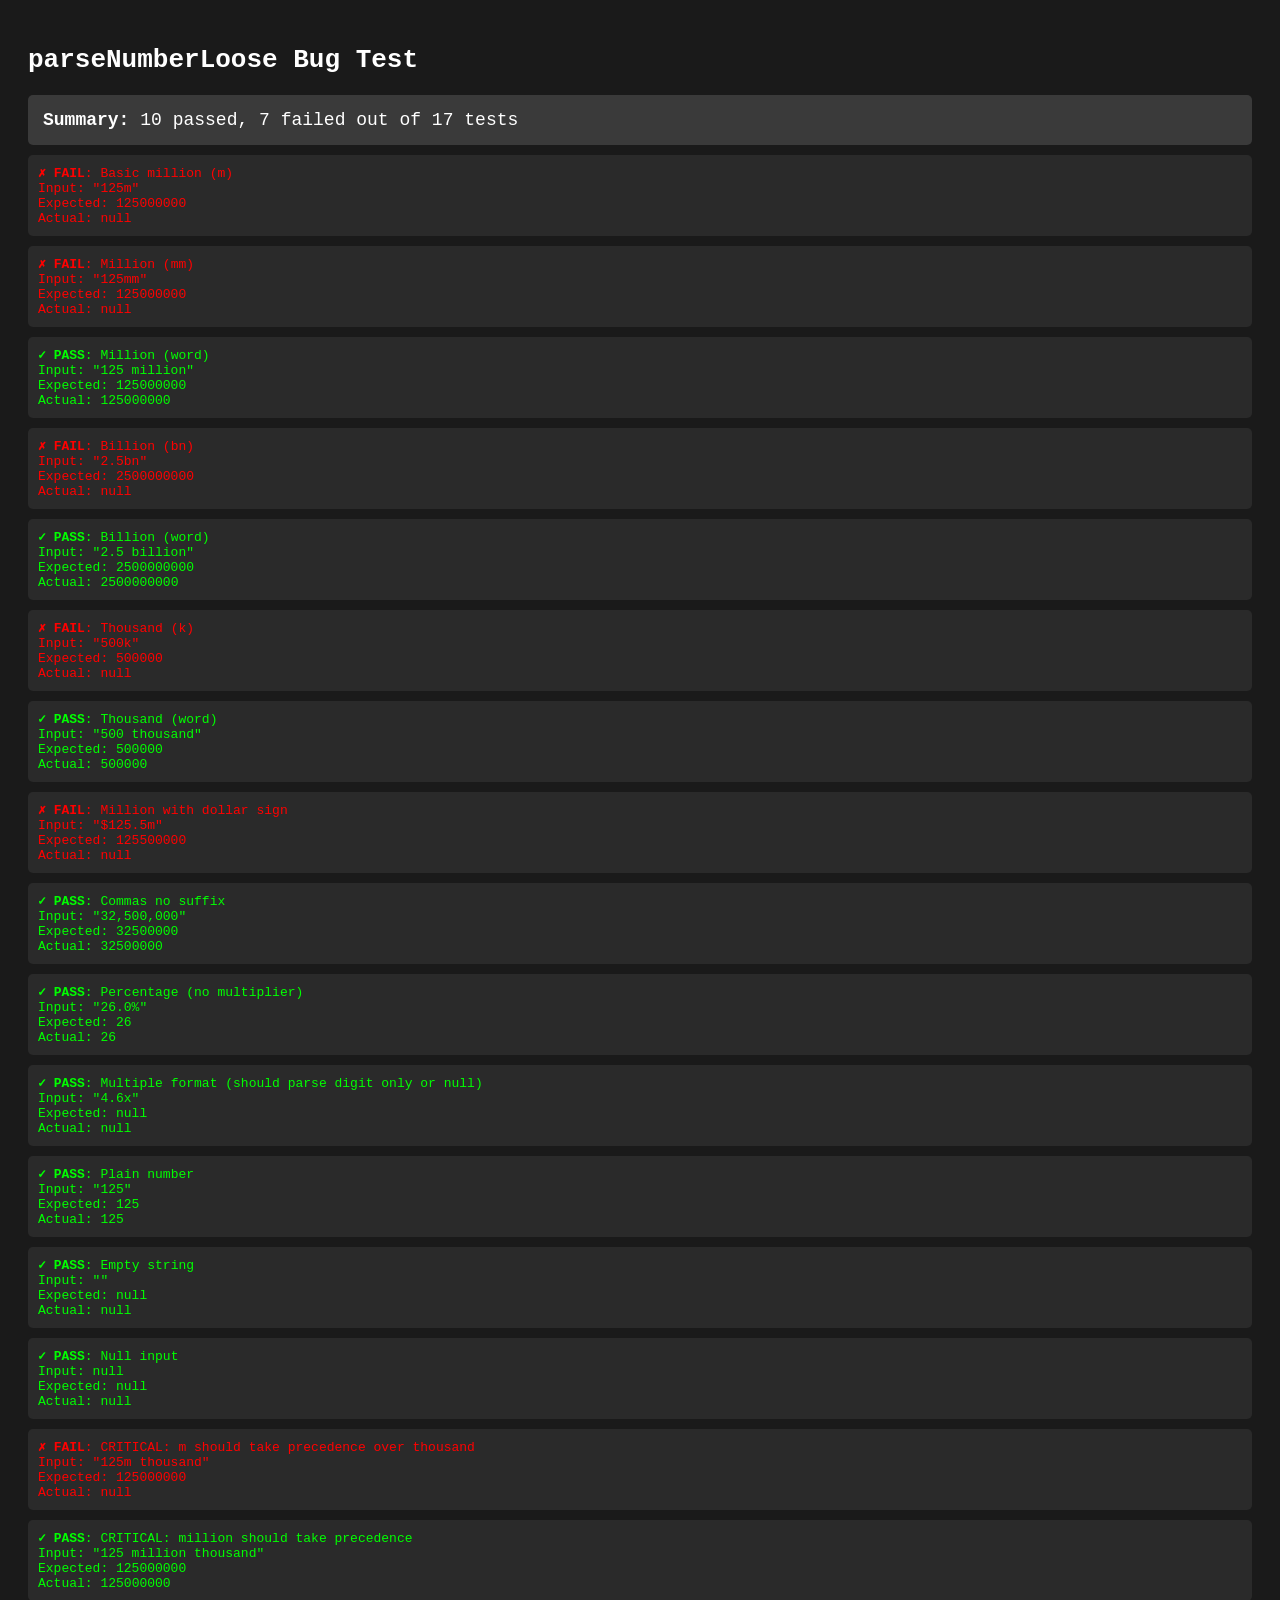
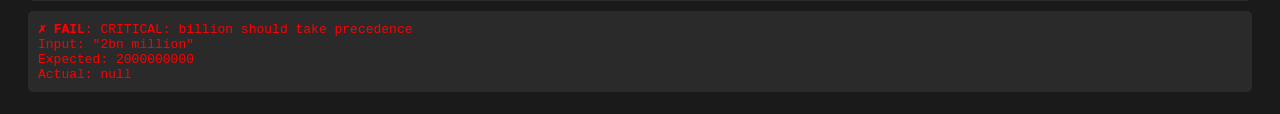
<file: test_parsenumber.html>
<!DOCTYPE html>
<html lang="en">
<head>
  <meta charset="UTF-8">
  <title>parseNumberLoose Test</title>
  <style>
    body { font-family: monospace; padding: 20px; background: #1a1a1a; color: #fff; }
    .pass { color: #0f0; }
    .fail { color: #f00; }
    .test { margin: 10px 0; padding: 10px; background: #2a2a2a; border-radius: 5px; }
  </style>
</head>
<body>
  <h1>parseNumberLoose Bug Test</h1>
  <div id="results"></div>

  <script src="app.js"></script>
  <script>
    // Extract parseNumberLoose from the app scope
    const parseNumberLoose = window.privateCreditFormData ? 
      eval(`(${document.querySelector('script[src="app.js"]').textContent.match(/function parseNumberLoose\(v\)\{[^}]+\}/)?.[0]})`) : 
      null;

    // Manual implementation for testing (copied from fixed version)
    function parseNumberLooseTest(v){
      if (v === null || v === undefined) return null;
      if (typeof v === 'number' && Number.isFinite(v)) return v;
      const s = String(v).trim();
      if (!s) return null;

      const lowered = s.toLowerCase();
      const hasPercent = lowered.includes('%');

      let mult = 1;
      if (/\b\d+(?:\.\d+)?\s*(?:bn|b)\b/.test(lowered) || /\b(billion|billions)\b/.test(lowered)) mult = 1_000_000_000;
      else if (/\b\d+(?:\.\d+)?\s*(?:mm|m)\b/.test(lowered) || /\b(million|millions)\b/.test(lowered)) mult = 1_000_000;
      else if (/\b\d+(?:\.\d+)?\s*k\b/.test(lowered) || /\b(thousand|thousands)\b/.test(lowered)) mult = 1_000;

      const cleaned = lowered
        .replace(/[$,]/g,'')
        .replace(/\bbn\b/g,'')
        .replace(/\bmm\b/g,'')
        .replace(/\bk\b/g,'')
        .replace(/\b(billion|billions|million|millions|thousand|thousands)\b/g,'')
        .replace(/%/g,'')
        .trim();

      const num = Number(cleaned);
      if (!Number.isFinite(num)) return null;
      return hasPercent ? num : (num * mult);
    }

    const tests = [
      { input: '125m', expected: 125_000_000, desc: 'Basic million (m)' },
      { input: '125mm', expected: 125_000_000, desc: 'Million (mm)' },
      { input: '125 million', expected: 125_000_000, desc: 'Million (word)' },
      { input: '2.5bn', expected: 2_500_000_000, desc: 'Billion (bn)' },
      { input: '2.5 billion', expected: 2_500_000_000, desc: 'Billion (word)' },
      { input: '500k', expected: 500_000, desc: 'Thousand (k)' },
      { input: '500 thousand', expected: 500_000, desc: 'Thousand (word)' },
      { input: '$125.5m', expected: 125_500_000, desc: 'Million with dollar sign' },
      { input: '32,500,000', expected: 32_500_000, desc: 'Commas no suffix' },
      { input: '26.0%', expected: 26.0, desc: 'Percentage (no multiplier)' },
      { input: '4.6x', expected: null, desc: 'Multiple format (should parse digit only or null)' },
      { input: '125', expected: 125, desc: 'Plain number' },
      { input: '', expected: null, desc: 'Empty string' },
      { input: null, expected: null, desc: 'Null input' },
      
      // Critical bug scenarios
      { input: '125m thousand', expected: 125_000_000, desc: 'CRITICAL: m should take precedence over thousand' },
      { input: '125 million thousand', expected: 125_000_000, desc: 'CRITICAL: million should take precedence' },
      { input: '2bn million', expected: 2_000_000_000, desc: 'CRITICAL: billion should take precedence' },
    ];

    const results = document.getElementById('results');
    let passed = 0;
    let failed = 0;

    tests.forEach(test => {
      const actual = parseNumberLooseTest(test.input);
      const pass = actual === test.expected;
      
      if (pass) passed++;
      else failed++;

      const div = document.createElement('div');
      div.className = `test ${pass ? 'pass' : 'fail'}`;
      div.innerHTML = `
        <strong>${pass ? '✓ PASS' : '✗ FAIL'}</strong>: ${test.desc}<br>
        Input: <code>${JSON.stringify(test.input)}</code><br>
        Expected: <code>${test.expected}</code><br>
        Actual: <code>${actual}</code>
      `;
      results.appendChild(div);
    });

    const summary = document.createElement('div');
    summary.style.cssText = 'margin-top: 20px; padding: 15px; background: #3a3a3a; border-radius: 5px; font-size: 18px;';
    summary.innerHTML = `
      <strong>Summary:</strong> ${passed} passed, ${failed} failed out of ${tests.length} tests
    `;
    results.insertBefore(summary, results.firstChild);
  </script>
</body>
</html>
</file>
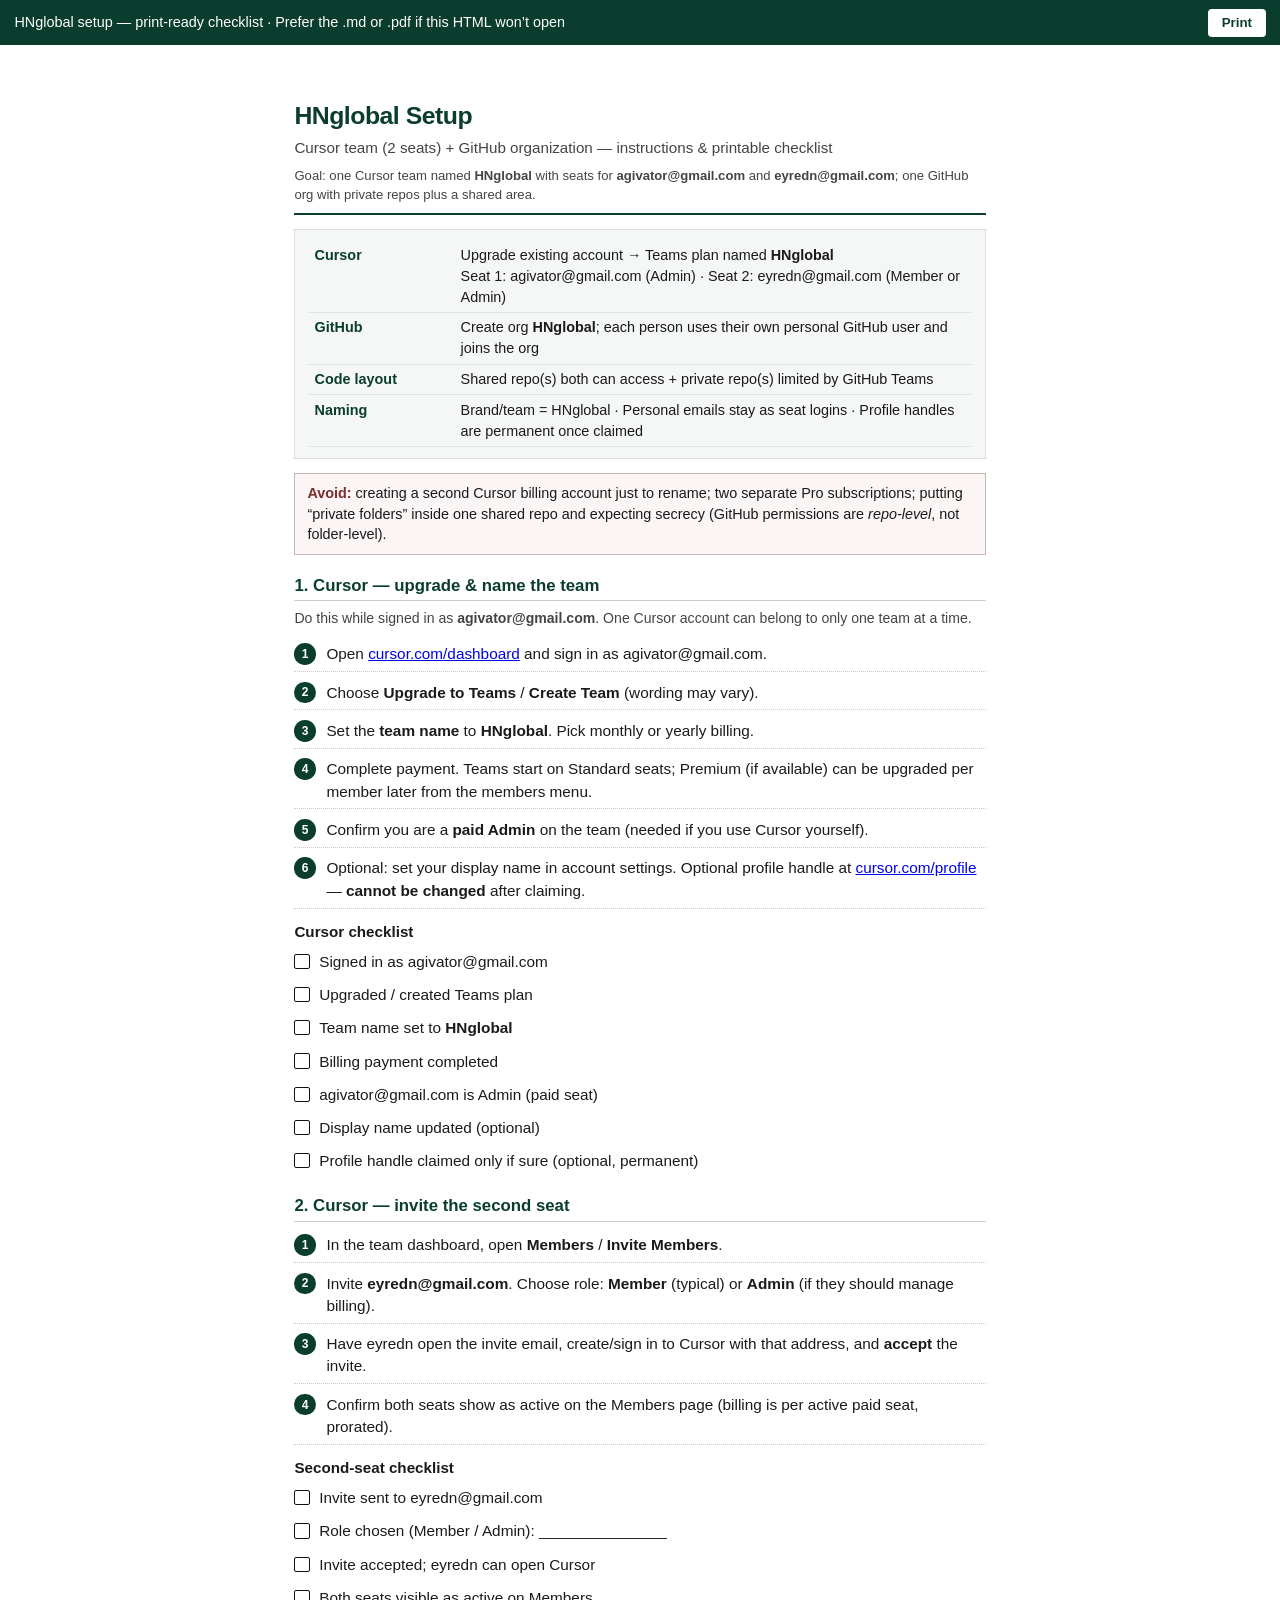
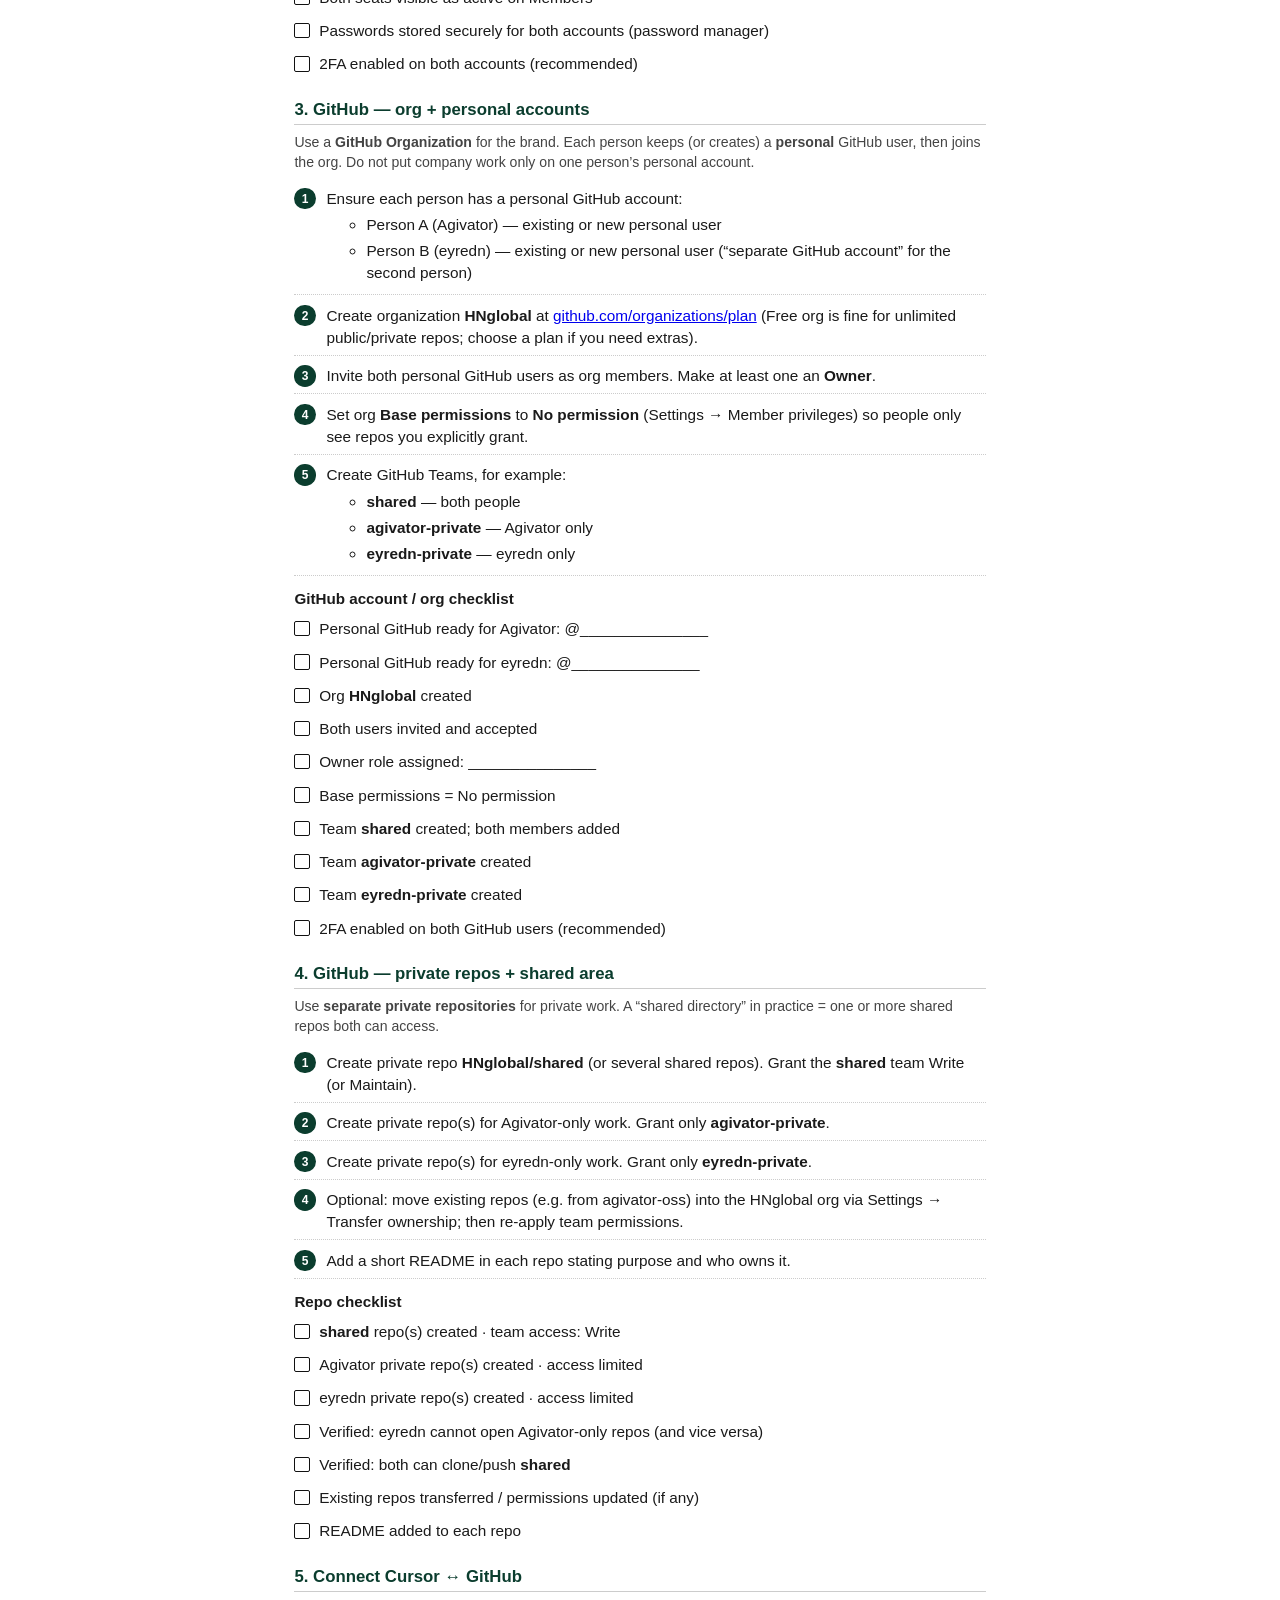
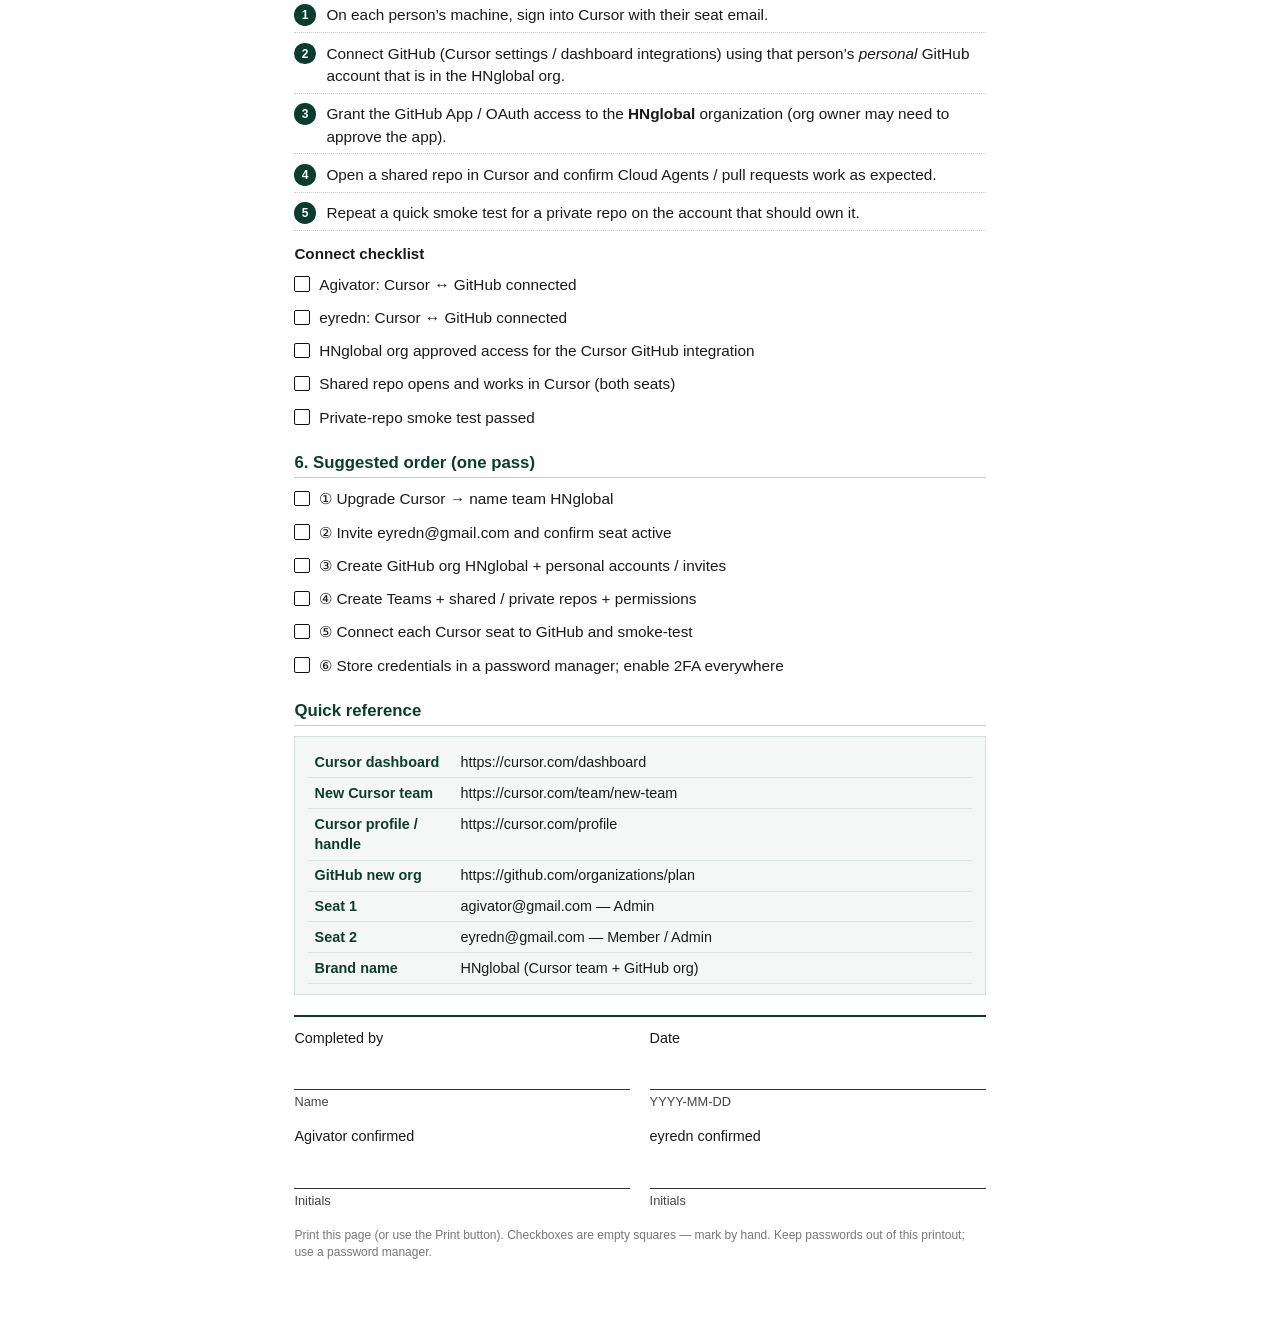
<file: docs/HNglobal-setup-checklist.html>
<!DOCTYPE html>
<html lang="en">
<head>
  <meta charset="utf-8" />
  <meta name="viewport" content="width=device-width, initial-scale=1" />
  <title>HNglobal Setup — Instructions &amp; Checklist</title>
  <style>
    :root {
      --ink: #1a1a1a;
      --muted: #444;
      --rule: #ccc;
      --accent: #0b3d2e;
      --box: #111;
    }

    * { box-sizing: border-box; }

    body {
      margin: 0;
      color: var(--ink);
      font: 11.5pt/1.45 "Segoe UI", "Helvetica Neue", Helvetica, Arial, sans-serif;
      background: #fff;
    }

    .page {
      max-width: 8.5in;
      margin: 0 auto;
      padding: 0.55in 0.65in 0.7in;
    }

    header {
      border-bottom: 2.5px solid var(--accent);
      padding-bottom: 0.35rem;
      margin-bottom: 0.85rem;
    }

    header h1 {
      margin: 0 0 0.15rem;
      font-size: 1.55rem;
      letter-spacing: -0.02em;
      color: var(--accent);
    }

    header .subtitle {
      margin: 0;
      color: var(--muted);
      font-size: 0.95rem;
    }

    header .meta {
      margin-top: 0.45rem;
      font-size: 0.82rem;
      color: var(--muted);
    }

    h2 {
      margin: 1.15rem 0 0.4rem;
      font-size: 1.05rem;
      color: var(--accent);
      border-bottom: 1px solid var(--rule);
      padding-bottom: 0.15rem;
      page-break-after: avoid;
    }

    h3 {
      margin: 0.75rem 0 0.3rem;
      font-size: 0.95rem;
      page-break-after: avoid;
    }

    p, li { margin: 0.25rem 0; }

    .overview {
      background: #f4f7f5;
      border: 1px solid #d5e0da;
      padding: 0.65rem 0.8rem;
      margin: 0.6rem 0 0.9rem;
    }

    .overview table {
      width: 100%;
      border-collapse: collapse;
      font-size: 0.9rem;
    }

    .overview th,
    .overview td {
      text-align: left;
      vertical-align: top;
      padding: 0.28rem 0.4rem;
      border-bottom: 1px solid #dce6e1;
    }

    .overview th {
      width: 22%;
      color: var(--accent);
      font-weight: 650;
    }

    .note {
      font-size: 0.88rem;
      color: var(--muted);
      margin: 0.35rem 0 0.6rem;
    }

    .checklist {
      list-style: none;
      padding: 0;
      margin: 0.25rem 0 0.6rem;
    }

    .checklist li {
      display: grid;
      grid-template-columns: 1.1rem 1fr;
      gap: 0.45rem;
      align-items: start;
      padding: 0.22rem 0;
      page-break-inside: avoid;
    }

    .checklist .box {
      width: 0.95rem;
      height: 0.95rem;
      margin-top: 0.18rem;
      border: 1.6px solid var(--box);
      border-radius: 2px;
      display: inline-block;
      flex-shrink: 0;
    }

    .checklist .item strong {
      font-weight: 650;
    }

    .checklist .hint {
      display: block;
      font-size: 0.82rem;
      color: var(--muted);
      margin-top: 0.1rem;
    }

    .steps {
      counter-reset: step;
      list-style: none;
      padding: 0;
      margin: 0.3rem 0 0.7rem;
    }

    .steps > li {
      counter-increment: step;
      position: relative;
      padding: 0.35rem 0 0.35rem 2rem;
      border-bottom: 1px dotted var(--rule);
      page-break-inside: avoid;
    }

    .steps > li::before {
      content: counter(step);
      position: absolute;
      left: 0;
      top: 0.35rem;
      width: 1.35rem;
      height: 1.35rem;
      border-radius: 50%;
      background: var(--accent);
      color: #fff;
      font-size: 0.75rem;
      font-weight: 700;
      display: flex;
      align-items: center;
      justify-content: center;
      line-height: 1;
    }

    .avoid {
      border: 1px solid #c9b4b4;
      background: #fbf5f5;
      padding: 0.55rem 0.75rem;
      margin: 0.5rem 0 0.8rem;
      font-size: 0.9rem;
    }

    .avoid strong { color: #7a2e2e; }

    .signoff {
      margin-top: 1.2rem;
      border-top: 2px solid var(--accent);
      padding-top: 0.7rem;
      display: grid;
      grid-template-columns: 1fr 1fr;
      gap: 0.9rem 1.2rem;
      font-size: 0.9rem;
    }

    .signoff .line {
      border-bottom: 1px solid #333;
      height: 1.5rem;
      margin-top: 1.1rem;
    }

    .signoff .label {
      color: var(--muted);
      font-size: 0.8rem;
      margin-top: 0.2rem;
    }

    footer {
      margin-top: 1rem;
      font-size: 0.75rem;
      color: #777;
    }

    @media print {
      body { font-size: 10.5pt; }
      .page { padding: 0.35in 0.45in; max-width: none; }
      a { color: inherit; text-decoration: none; }
      .no-print { display: none !important; }
      h2, h3, .steps > li, .checklist li { break-inside: avoid; }
    }

    .toolbar {
      position: sticky;
      top: 0;
      z-index: 5;
      background: #0b3d2e;
      color: #fff;
      padding: 0.55rem 0.9rem;
      display: flex;
      gap: 0.75rem;
      align-items: center;
      justify-content: space-between;
      font-size: 0.9rem;
    }

    .toolbar button {
      background: #fff;
      color: #0b3d2e;
      border: 0;
      border-radius: 4px;
      padding: 0.4rem 0.85rem;
      font-weight: 650;
      cursor: pointer;
    }
  </style>
</head>
<body>
  <div class="toolbar no-print">
    <span>HNglobal setup — print-ready checklist · Prefer the .md or .pdf if this HTML won’t open</span>
    <button type="button" onclick="window.print()">Print</button>
  </div>

  <div class="page">
    <header>
      <h1>HNglobal Setup</h1>
      <p class="subtitle">Cursor team (2 seats) + GitHub organization — instructions &amp; printable checklist</p>
      <p class="meta">
        Goal: one Cursor team named <strong>HNglobal</strong> with seats for
        <strong>agivator@gmail.com</strong> and <strong>eyredn@gmail.com</strong>;
        one GitHub org with private repos plus a shared area.
      </p>
    </header>

    <section class="overview">
      <table>
        <tr>
          <th>Cursor</th>
          <td>Upgrade existing account → Teams plan named <strong>HNglobal</strong><br />
            Seat 1: agivator@gmail.com (Admin) · Seat 2: eyredn@gmail.com (Member or Admin)</td>
        </tr>
        <tr>
          <th>GitHub</th>
          <td>Create org <strong>HNglobal</strong>; each person uses their own personal GitHub user and joins the org</td>
        </tr>
        <tr>
          <th>Code layout</th>
          <td>Shared repo(s) both can access + private repo(s) limited by GitHub Teams</td>
        </tr>
        <tr>
          <th>Naming</th>
          <td>Brand/team = HNglobal · Personal emails stay as seat logins · Profile handles are permanent once claimed</td>
        </tr>
      </table>
    </section>

    <div class="avoid">
      <strong>Avoid:</strong> creating a second Cursor billing account just to rename;
      two separate Pro subscriptions; putting “private folders” inside one shared repo and expecting secrecy
      (GitHub permissions are <em>repo-level</em>, not folder-level).
    </div>

    <!-- ========== CURSOR ========== -->
    <h2>1. Cursor — upgrade &amp; name the team</h2>
    <p class="note">Do this while signed in as <strong>agivator@gmail.com</strong>. One Cursor account can belong to only one team at a time.</p>

    <ol class="steps">
      <li>
        Open <a href="https://cursor.com/dashboard">cursor.com/dashboard</a> and sign in as agivator@gmail.com.
      </li>
      <li>
        Choose <strong>Upgrade to Teams</strong> / <strong>Create Team</strong> (wording may vary).
      </li>
      <li>
        Set the <strong>team name</strong> to <strong>HNglobal</strong>. Pick monthly or yearly billing.
      </li>
      <li>
        Complete payment. Teams start on Standard seats; Premium (if available) can be upgraded per member later from the members menu.
      </li>
      <li>
        Confirm you are a <strong>paid Admin</strong> on the team (needed if you use Cursor yourself).
      </li>
      <li>
        Optional: set your display name in account settings. Optional profile handle at
        <a href="https://cursor.com/profile">cursor.com/profile</a> — <strong>cannot be changed</strong> after claiming.
      </li>
    </ol>

    <h3>Cursor checklist</h3>
    <ul class="checklist">
      <li><span class="box" aria-hidden="true"></span><span class="item">Signed in as agivator@gmail.com</span></li>
      <li><span class="box" aria-hidden="true"></span><span class="item">Upgraded / created Teams plan</span></li>
      <li><span class="box" aria-hidden="true"></span><span class="item">Team name set to <strong>HNglobal</strong></span></li>
      <li><span class="box" aria-hidden="true"></span><span class="item">Billing payment completed</span></li>
      <li><span class="box" aria-hidden="true"></span><span class="item">agivator@gmail.com is Admin (paid seat)</span></li>
      <li><span class="box" aria-hidden="true"></span><span class="item">Display name updated (optional)</span></li>
      <li><span class="box" aria-hidden="true"></span><span class="item">Profile handle claimed only if sure (optional, permanent)</span></li>
    </ul>

    <!-- ========== INVITE ========== -->
    <h2>2. Cursor — invite the second seat</h2>
    <ol class="steps">
      <li>In the team dashboard, open <strong>Members</strong> / <strong>Invite Members</strong>.</li>
      <li>Invite <strong>eyredn@gmail.com</strong>. Choose role: <strong>Member</strong> (typical) or <strong>Admin</strong> (if they should manage billing).</li>
      <li>Have eyredn open the invite email, create/sign in to Cursor with that address, and <strong>accept</strong> the invite.</li>
      <li>Confirm both seats show as active on the Members page (billing is per active paid seat, prorated).</li>
    </ol>

    <h3>Second-seat checklist</h3>
    <ul class="checklist">
      <li><span class="box" aria-hidden="true"></span><span class="item">Invite sent to eyredn@gmail.com</span></li>
      <li><span class="box" aria-hidden="true"></span><span class="item">Role chosen (Member / Admin): _______________</span></li>
      <li><span class="box" aria-hidden="true"></span><span class="item">Invite accepted; eyredn can open Cursor</span></li>
      <li><span class="box" aria-hidden="true"></span><span class="item">Both seats visible as active on Members</span></li>
      <li><span class="box" aria-hidden="true"></span><span class="item">Passwords stored securely for both accounts (password manager)</span></li>
      <li><span class="box" aria-hidden="true"></span><span class="item">2FA enabled on both accounts (recommended)</span></li>
    </ul>

    <!-- ========== GITHUB ========== -->
    <h2>3. GitHub — org + personal accounts</h2>
    <p class="note">Use a <strong>GitHub Organization</strong> for the brand. Each person keeps (or creates) a <strong>personal</strong> GitHub user, then joins the org. Do not put company work only on one person’s personal account.</p>

    <ol class="steps">
      <li>
        Ensure each person has a personal GitHub account:
        <ul>
          <li>Person A (Agivator) — existing or new personal user</li>
          <li>Person B (eyredn) — existing or new personal user (“separate GitHub account” for the second person)</li>
        </ul>
      </li>
      <li>
        Create organization <strong>HNglobal</strong> at
        <a href="https://github.com/organizations/plan">github.com/organizations/plan</a>
        (Free org is fine for unlimited public/private repos; choose a plan if you need extras).
      </li>
      <li>Invite both personal GitHub users as org members. Make at least one an <strong>Owner</strong>.</li>
      <li>
        Set org <strong>Base permissions</strong> to <strong>No permission</strong> (Settings → Member privileges)
        so people only see repos you explicitly grant.
      </li>
      <li>
        Create GitHub Teams, for example:
        <ul>
          <li><strong>shared</strong> — both people</li>
          <li><strong>agivator-private</strong> — Agivator only</li>
          <li><strong>eyredn-private</strong> — eyredn only</li>
        </ul>
      </li>
    </ol>

    <h3>GitHub account / org checklist</h3>
    <ul class="checklist">
      <li><span class="box" aria-hidden="true"></span><span class="item">Personal GitHub ready for Agivator: @_______________</span></li>
      <li><span class="box" aria-hidden="true"></span><span class="item">Personal GitHub ready for eyredn: @_______________</span></li>
      <li><span class="box" aria-hidden="true"></span><span class="item">Org <strong>HNglobal</strong> created</span></li>
      <li><span class="box" aria-hidden="true"></span><span class="item">Both users invited and accepted</span></li>
      <li><span class="box" aria-hidden="true"></span><span class="item">Owner role assigned: _______________</span></li>
      <li><span class="box" aria-hidden="true"></span><span class="item">Base permissions = No permission</span></li>
      <li><span class="box" aria-hidden="true"></span><span class="item">Team <strong>shared</strong> created; both members added</span></li>
      <li><span class="box" aria-hidden="true"></span><span class="item">Team <strong>agivator-private</strong> created</span></li>
      <li><span class="box" aria-hidden="true"></span><span class="item">Team <strong>eyredn-private</strong> created</span></li>
      <li><span class="box" aria-hidden="true"></span><span class="item">2FA enabled on both GitHub users (recommended)</span></li>
    </ul>

    <!-- ========== REPOS ========== -->
    <h2>4. GitHub — private repos + shared area</h2>
    <p class="note">Use <strong>separate private repositories</strong> for private work. A “shared directory” in practice = one or more shared repos both can access.</p>

    <ol class="steps">
      <li>Create private repo <strong>HNglobal/shared</strong> (or several shared repos). Grant the <strong>shared</strong> team Write (or Maintain).</li>
      <li>Create private repo(s) for Agivator-only work. Grant only <strong>agivator-private</strong>.</li>
      <li>Create private repo(s) for eyredn-only work. Grant only <strong>eyredn-private</strong>.</li>
      <li>Optional: move existing repos (e.g. from agivator-oss) into the HNglobal org via Settings → Transfer ownership; then re-apply team permissions.</li>
      <li>Add a short README in each repo stating purpose and who owns it.</li>
    </ol>

    <h3>Repo checklist</h3>
    <ul class="checklist">
      <li><span class="box" aria-hidden="true"></span><span class="item"><strong>shared</strong> repo(s) created · team access: Write</span></li>
      <li><span class="box" aria-hidden="true"></span><span class="item">Agivator private repo(s) created · access limited</span></li>
      <li><span class="box" aria-hidden="true"></span><span class="item">eyredn private repo(s) created · access limited</span></li>
      <li><span class="box" aria-hidden="true"></span><span class="item">Verified: eyredn cannot open Agivator-only repos (and vice versa)</span></li>
      <li><span class="box" aria-hidden="true"></span><span class="item">Verified: both can clone/push <strong>shared</strong></span></li>
      <li><span class="box" aria-hidden="true"></span><span class="item">Existing repos transferred / permissions updated (if any)</span></li>
      <li><span class="box" aria-hidden="true"></span><span class="item">README added to each repo</span></li>
    </ul>

    <!-- ========== CONNECT ========== -->
    <h2>5. Connect Cursor ↔ GitHub</h2>
    <ol class="steps">
      <li>On each person’s machine, sign into Cursor with their seat email.</li>
      <li>Connect GitHub (Cursor settings / dashboard integrations) using that person’s <em>personal</em> GitHub account that is in the HNglobal org.</li>
      <li>Grant the GitHub App / OAuth access to the <strong>HNglobal</strong> organization (org owner may need to approve the app).</li>
      <li>Open a shared repo in Cursor and confirm Cloud Agents / pull requests work as expected.</li>
      <li>Repeat a quick smoke test for a private repo on the account that should own it.</li>
    </ol>

    <h3>Connect checklist</h3>
    <ul class="checklist">
      <li><span class="box" aria-hidden="true"></span><span class="item">Agivator: Cursor ↔ GitHub connected</span></li>
      <li><span class="box" aria-hidden="true"></span><span class="item">eyredn: Cursor ↔ GitHub connected</span></li>
      <li><span class="box" aria-hidden="true"></span><span class="item">HNglobal org approved access for the Cursor GitHub integration</span></li>
      <li><span class="box" aria-hidden="true"></span><span class="item">Shared repo opens and works in Cursor (both seats)</span></li>
      <li><span class="box" aria-hidden="true"></span><span class="item">Private-repo smoke test passed</span></li>
    </ul>

    <!-- ========== ORDER ========== -->
    <h2>6. Suggested order (one pass)</h2>
    <ul class="checklist">
      <li><span class="box" aria-hidden="true"></span><span class="item">① Upgrade Cursor → name team HNglobal</span></li>
      <li><span class="box" aria-hidden="true"></span><span class="item">② Invite eyredn@gmail.com and confirm seat active</span></li>
      <li><span class="box" aria-hidden="true"></span><span class="item">③ Create GitHub org HNglobal + personal accounts / invites</span></li>
      <li><span class="box" aria-hidden="true"></span><span class="item">④ Create Teams + shared / private repos + permissions</span></li>
      <li><span class="box" aria-hidden="true"></span><span class="item">⑤ Connect each Cursor seat to GitHub and smoke-test</span></li>
      <li><span class="box" aria-hidden="true"></span><span class="item">⑥ Store credentials in a password manager; enable 2FA everywhere</span></li>
    </ul>

    <h2>Quick reference</h2>
    <div class="overview">
      <table>
        <tr><th>Cursor dashboard</th><td>https://cursor.com/dashboard</td></tr>
        <tr><th>New Cursor team</th><td>https://cursor.com/team/new-team</td></tr>
        <tr><th>Cursor profile / handle</th><td>https://cursor.com/profile</td></tr>
        <tr><th>GitHub new org</th><td>https://github.com/organizations/plan</td></tr>
        <tr><th>Seat 1</th><td>agivator@gmail.com — Admin</td></tr>
        <tr><th>Seat 2</th><td>eyredn@gmail.com — Member / Admin</td></tr>
        <tr><th>Brand name</th><td>HNglobal (Cursor team + GitHub org)</td></tr>
      </table>
    </div>

    <div class="signoff">
      <div>
        <div>Completed by</div>
        <div class="line"></div>
        <div class="label">Name</div>
      </div>
      <div>
        <div>Date</div>
        <div class="line"></div>
        <div class="label">YYYY-MM-DD</div>
      </div>
      <div>
        <div>Agivator confirmed</div>
        <div class="line"></div>
        <div class="label">Initials</div>
      </div>
      <div>
        <div>eyredn confirmed</div>
        <div class="line"></div>
        <div class="label">Initials</div>
      </div>
    </div>

    <footer>
      Print this page (or use the Print button). Checkboxes are empty squares — mark by hand.
      Keep passwords out of this printout; use a password manager.
    </footer>
  </div>
</body>
</html>
</file>
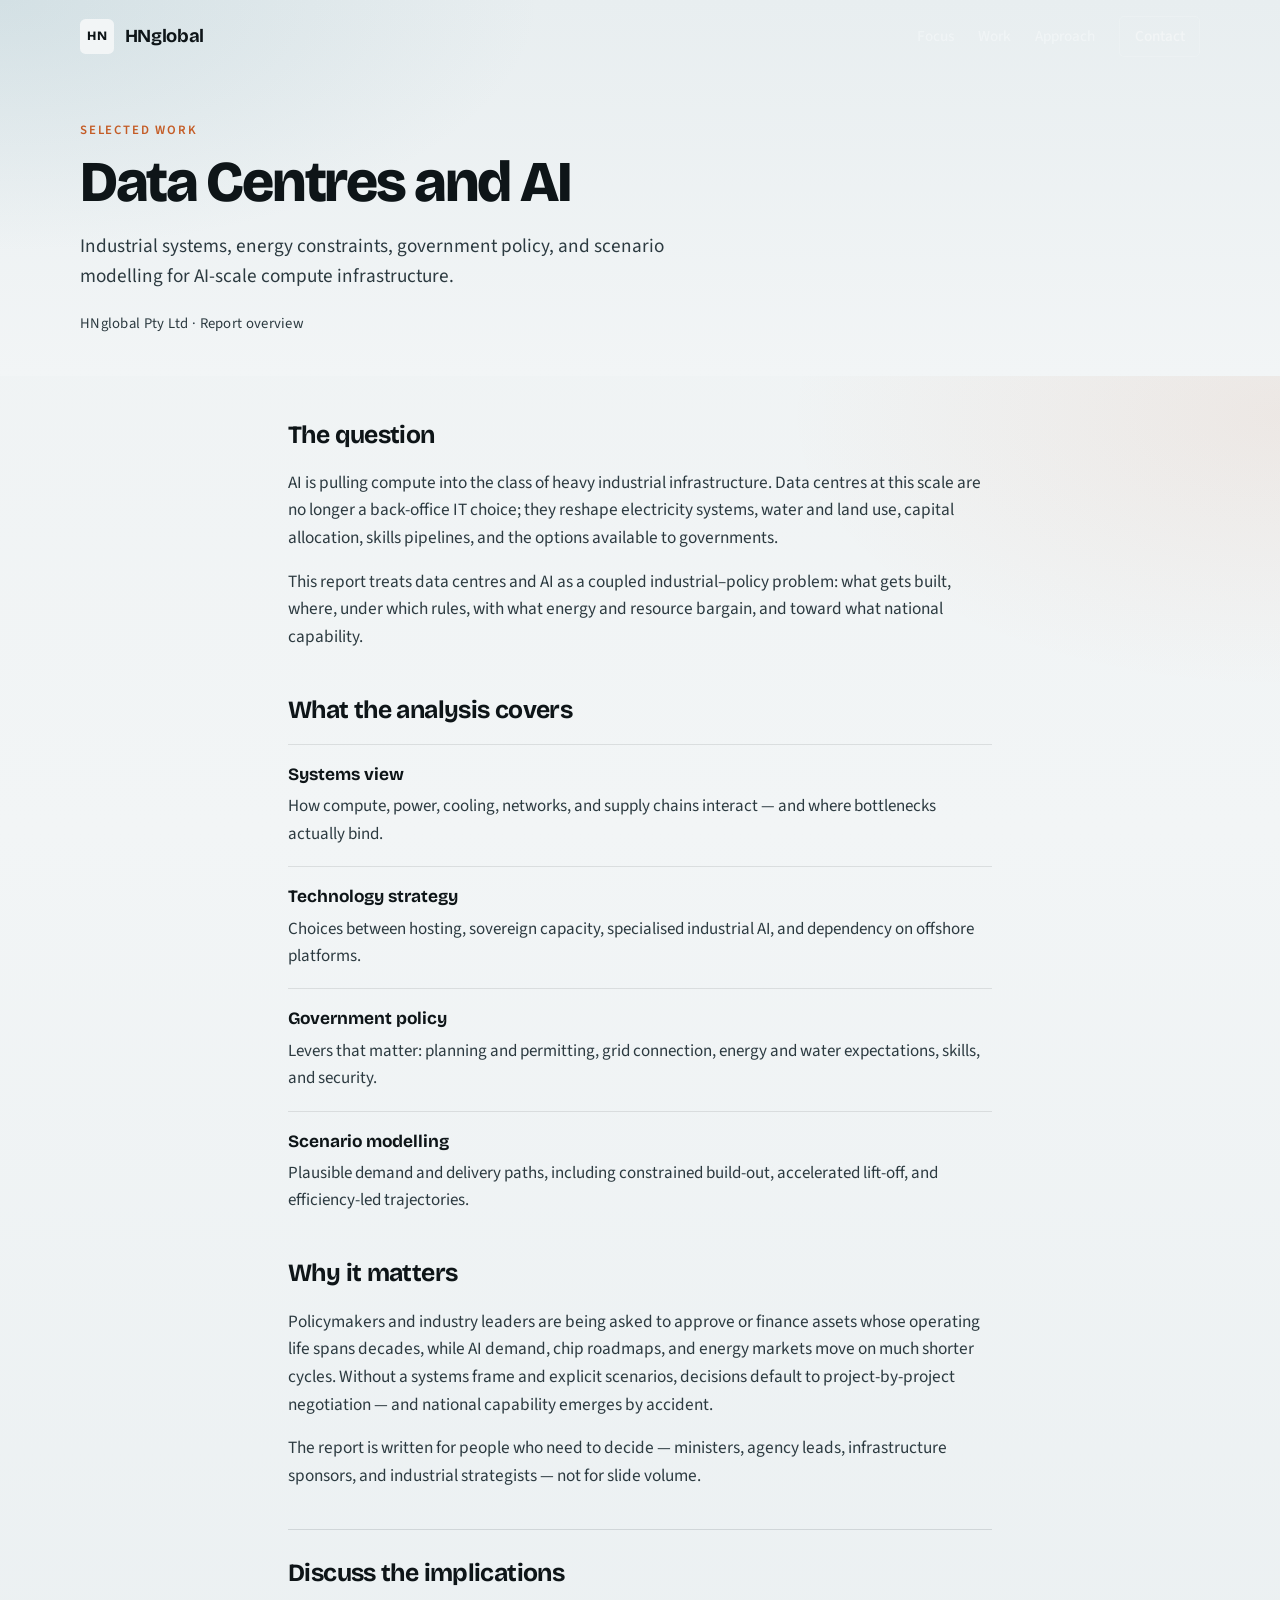
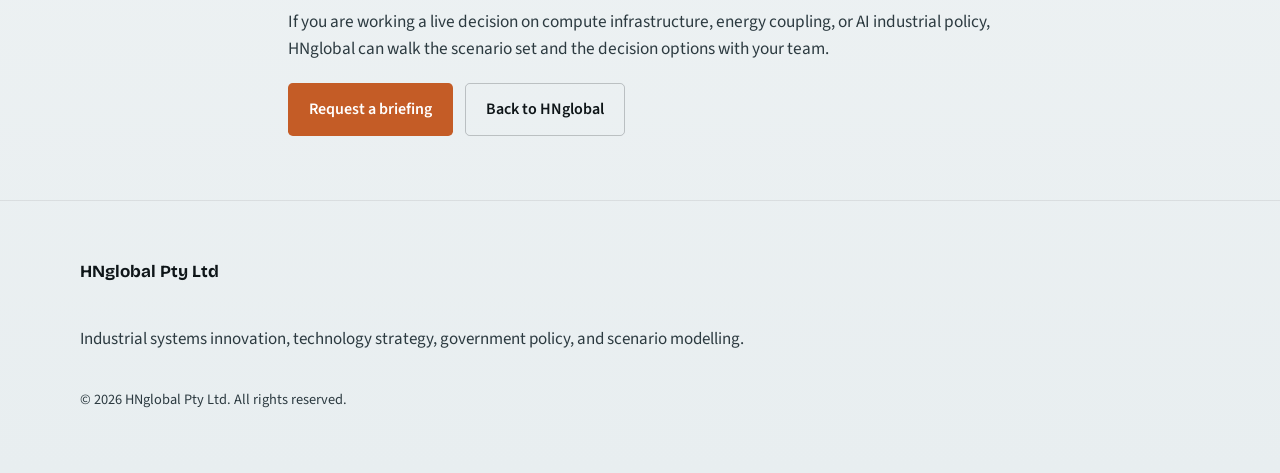
<file: insights/data-centres-and-ai.html>
<!doctype html>
<html lang="en">
<head>
  <meta charset="utf-8" />
  <meta name="viewport" content="width=device-width, initial-scale=1, viewport-fit=cover" />
  <meta name="description" content="HNglobal report overview: Data Centres and AI — industrial systems, energy, policy, and scenario paths." />
  <meta name="theme-color" content="#0e1518" />
  <title>Data Centres and AI — HNglobal Pty Ltd</title>
  <link rel="icon" href="../favicon.svg" type="image/svg+xml" />
  <link rel="apple-touch-icon" href="../favicon.svg" />
  <link rel="preconnect" href="https://fonts.googleapis.com" />
  <link rel="preconnect" href="https://fonts.gstatic.com" crossorigin />
  <link href="https://fonts.googleapis.com/css2?family=Bricolage+Grotesque:opsz,wght@12..96,500;12..96,700;12..96,800&family=Source+Sans+3:wght@400;500;600&display=swap" rel="stylesheet" />
  <link rel="stylesheet" href="../styles.css" />
</head>
<body class="page-insight">
  <a class="skip-link" href="#main">Skip to content</a>

  <header class="site-header is-scrolled" data-reveal>
    <div class="shell header-inner">
      <a class="logo" href="../index.html" aria-label="HNglobal home">
        <span class="logo-mark" aria-hidden="true">HN</span>
        <span class="logo-text">HNglobal</span>
      </a>
      <nav class="nav" aria-label="Primary">
        <a href="../index.html#focus">Focus</a>
        <a href="../index.html#work">Work</a>
        <a href="../index.html#approach">Approach</a>
        <a class="nav-cta" href="../index.html#contact">Contact</a>
      </nav>
      <button class="nav-toggle" type="button" aria-expanded="false" aria-controls="mobile-nav" aria-label="Open menu">
        <span></span><span></span>
      </button>
    </div>
    <div id="mobile-nav" class="mobile-nav" hidden>
      <a href="../index.html#focus">Focus</a>
      <a href="../index.html#work">Work</a>
      <a href="../index.html#approach">Approach</a>
      <a href="../index.html#contact">Contact</a>
    </div>
  </header>

  <main id="main">
    <article class="insight">
      <header class="insight-hero">
        <div class="shell insight-hero-inner" data-reveal>
          <p class="section-kicker">Selected work</p>
          <h1>Data Centres and AI</h1>
          <p class="insight-deck">
            Industrial systems, energy constraints, government policy, and scenario modelling for AI-scale compute infrastructure.
          </p>
          <p class="insight-meta">HNglobal Pty Ltd · Report overview</p>
        </div>
      </header>

      <div class="shell insight-body">
        <section data-reveal>
          <h2>The question</h2>
          <p>
            AI is pulling compute into the class of heavy industrial infrastructure. Data centres at this scale are no longer a back-office IT choice;
            they reshape electricity systems, water and land use, capital allocation, skills pipelines, and the options available to governments.
          </p>
          <p>
            This report treats data centres and AI as a coupled industrial–policy problem: what gets built, where, under which rules,
            with what energy and resource bargain, and toward what national capability.
          </p>
        </section>

        <section data-reveal>
          <h2>What the analysis covers</h2>
          <ul class="insight-list">
            <li>
              <strong>Systems view</strong>
              How compute, power, cooling, networks, and supply chains interact — and where bottlenecks actually bind.
            </li>
            <li>
              <strong>Technology strategy</strong>
              Choices between hosting, sovereign capacity, specialised industrial AI, and dependency on offshore platforms.
            </li>
            <li>
              <strong>Government policy</strong>
              Levers that matter: planning and permitting, grid connection, energy and water expectations, skills, and security.
            </li>
            <li>
              <strong>Scenario modelling</strong>
              Plausible demand and delivery paths, including constrained build-out, accelerated lift-off, and efficiency-led trajectories.
            </li>
          </ul>
        </section>

        <section data-reveal>
          <h2>Why it matters</h2>
          <p>
            Policymakers and industry leaders are being asked to approve or finance assets whose operating life spans decades,
            while AI demand, chip roadmaps, and energy markets move on much shorter cycles. Without a systems frame and explicit scenarios,
            decisions default to project-by-project negotiation — and national capability emerges by accident.
          </p>
          <p>
            The report is written for people who need to decide — ministers, agency leads, infrastructure sponsors, and industrial strategists —
            not for slide volume.
          </p>
        </section>

        <section class="insight-cta" data-reveal>
          <h2>Discuss the implications</h2>
          <p>
            If you are working a live decision on compute infrastructure, energy coupling, or AI industrial policy,
            HNglobal can walk the scenario set and the decision options with your team.
          </p>
          <div class="hero-actions">
            <a class="btn btn-primary" href="mailto:hello@hnglobal.com.au?subject=Data%20Centres%20and%20AI">Request a briefing</a>
            <a class="btn btn-ghost dark" href="../index.html">Back to HNglobal</a>
          </div>
        </section>
      </div>
    </article>
  </main>

  <footer class="site-footer">
    <div class="shell footer-inner">
      <p><strong>HNglobal Pty Ltd</strong></p>
      <p>Industrial systems innovation, technology strategy, government policy, and scenario modelling.</p>
      <p class="footer-meta">&copy; <span id="year"></span> HNglobal Pty Ltd. All rights reserved.</p>
    </div>
  </footer>

  <script src="../site.js" defer></script>
</body>
</html>
</file>
<file: styles.css>
:root {
  --ink: #0e1518;
  --ink-soft: #1a2429;
  --slate: #2c3a40;
  --mist: #d7e0e4;
  --paper: #f2f5f6;
  --glacier: #7ea8b5;
  --signal: #c45c26;
  --signal-deep: #9a4318;
  --veil: rgba(8, 14, 17, 0.72);
  --font-display: "Bricolage Grotesque", Georgia, serif;
  --font-body: "Source Sans 3", "Segoe UI", sans-serif;
  --shell: min(1120px, calc(100% - 2.5rem));
  --ease: cubic-bezier(0.22, 1, 0.36, 1);
}

*,
*::before,
*::after {
  box-sizing: border-box;
}

html {
  scroll-behavior: smooth;
}

body {
  margin: 0;
  color: var(--ink);
  background:
    radial-gradient(1200px 600px at 10% -10%, rgba(126, 168, 181, 0.18), transparent 60%),
    radial-gradient(900px 500px at 100% 20%, rgba(196, 92, 38, 0.08), transparent 55%),
    linear-gradient(180deg, #eef2f3 0%, var(--paper) 40%, #e8eef0 100%);
  font-family: var(--font-body);
  font-size: 1.0625rem;
  line-height: 1.6;
  text-rendering: optimizeLegibility;
}

img {
  max-width: 100%;
  display: block;
}

a {
  color: inherit;
}

.skip-link {
  position: absolute;
  left: 1rem;
  top: -4rem;
  z-index: 100;
  padding: 0.65rem 1rem;
  background: var(--ink);
  color: var(--paper);
  text-decoration: none;
  border-radius: 0.25rem;
}

.skip-link:focus {
  top: 1rem;
}

.shell {
  width: var(--shell);
  margin-inline: auto;
}

.site-header {
  position: fixed;
  inset: 0 0 auto;
  z-index: 50;
  padding: 1rem 0;
  color: var(--paper);
  transition: background 0.35s var(--ease), backdrop-filter 0.35s var(--ease), border-color 0.35s var(--ease), color 0.35s var(--ease);
  border-bottom: 1px solid transparent;
}

.site-header.is-scrolled {
  color: var(--ink);
  background: rgba(242, 245, 246, 0.88);
  backdrop-filter: blur(12px);
  border-bottom-color: rgba(14, 21, 24, 0.08);
}

.header-inner {
  display: flex;
  align-items: center;
  justify-content: space-between;
  gap: 1rem;
}

.logo {
  display: inline-flex;
  align-items: center;
  gap: 0.65rem;
  text-decoration: none;
}

.logo-mark {
  display: grid;
  place-items: center;
  width: 2.15rem;
  height: 2.15rem;
  border-radius: 0.35rem;
  background: var(--paper);
  color: var(--ink);
  font-family: var(--font-display);
  font-weight: 800;
  font-size: 0.8rem;
  letter-spacing: 0.04em;
  transition: background 0.35s var(--ease), color 0.35s var(--ease);
}

.site-header.is-scrolled .logo-mark {
  background: var(--ink);
  color: var(--paper);
}

.logo-text {
  font-family: var(--font-display);
  font-weight: 700;
  font-size: 1.15rem;
  letter-spacing: -0.02em;
}

.nav {
  display: none;
  align-items: center;
  gap: 1.5rem;
}

.nav a {
  text-decoration: none;
  font-weight: 500;
  font-size: 0.95rem;
  color: rgba(242, 245, 246, 0.82);
  transition: color 0.2s ease;
}

.nav a:hover,
.nav a:focus-visible {
  color: var(--paper);
}

.site-header.is-scrolled .nav a {
  color: var(--slate);
}

.site-header.is-scrolled .nav a:hover,
.site-header.is-scrolled .nav a:focus-visible {
  color: var(--ink);
}

.nav-cta {
  padding: 0.45rem 0.9rem;
  border: 1px solid rgba(242, 245, 246, 0.35);
  border-radius: 0.3rem;
  color: var(--paper) !important;
}

.site-header.is-scrolled .nav-cta {
  border-color: rgba(14, 21, 24, 0.18);
  color: var(--ink) !important;
}

.nav-toggle {
  width: 2.5rem;
  height: 2.5rem;
  border: 0;
  background: transparent;
  display: grid;
  gap: 0.4rem;
  align-content: center;
  cursor: pointer;
  padding: 0.5rem;
}

.nav-toggle span {
  display: block;
  height: 2px;
  background: currentColor;
  transition: transform 0.25s var(--ease), opacity 0.2s ease;
}

.mobile-nav {
  color: var(--ink);
}

.nav-toggle[aria-expanded="true"] span:first-child {
  transform: translateY(5px) rotate(45deg);
}

.nav-toggle[aria-expanded="true"] span:last-child {
  transform: translateY(-5px) rotate(-45deg);
}

.mobile-nav {
  display: grid;
  gap: 0.25rem;
  padding: 0.75rem 1.25rem 1.25rem;
  background: rgba(242, 245, 246, 0.96);
  border-bottom: 1px solid rgba(14, 21, 24, 0.08);
}

.mobile-nav a {
  text-decoration: none;
  padding: 0.95rem 0.5rem;
  font-weight: 600;
  font-family: var(--font-display);
  min-height: 2.75rem;
}

.mobile-nav[hidden] {
  display: none;
}

.hero {
  position: relative;
  min-height: 100svh;
  display: grid;
  align-items: end;
  color: var(--paper);
  overflow: hidden;
}

.hero-media {
  position: absolute;
  inset: 0;
}

.hero-media img {
  width: 100%;
  height: 100%;
  object-fit: cover;
  transform: scale(1.06);
  animation: hero-drift 28s var(--ease) infinite alternate;
}

.hero-veil {
  position: absolute;
  inset: 0;
  background:
    linear-gradient(180deg, rgba(8, 14, 17, 0.35) 0%, rgba(8, 14, 17, 0.55) 42%, rgba(8, 14, 17, 0.88) 100%),
    radial-gradient(ellipse at 70% 20%, rgba(126, 168, 181, 0.28), transparent 50%);
}

.hero-grid {
  position: absolute;
  inset: 0;
  background-image:
    linear-gradient(rgba(242, 245, 246, 0.05) 1px, transparent 1px),
    linear-gradient(90deg, rgba(242, 245, 246, 0.05) 1px, transparent 1px);
  background-size: 72px 72px;
  mask-image: linear-gradient(180deg, transparent, #000 30%, #000 70%, transparent);
  opacity: 0.45;
  animation: grid-shift 18s linear infinite;
}

.hero-content {
  position: relative;
  z-index: 1;
  padding: 7.5rem 0 4.5rem;
  max-width: 42rem;
  margin-left: max(1.25rem, calc((100% - var(--shell)) / 2));
  margin-right: auto;
  width: min(42rem, calc(100% - 2.5rem));
}

.brand-lockup {
  display: flex;
  flex-direction: column;
  align-items: flex-start;
  gap: 0.35rem;
  margin: 0 0 1.25rem;
}

.brand-name {
  font-family: var(--font-display);
  font-weight: 800;
  font-size: clamp(2.6rem, 8vw, 4.4rem);
  line-height: 0.95;
  letter-spacing: -0.045em;
}

.brand-legal {
  font-size: 0.85rem;
  font-weight: 500;
  opacity: 0.75;
  letter-spacing: 0.08em;
  text-transform: uppercase;
}

.hero-title {
  margin: 0;
  font-family: var(--font-display);
  font-weight: 700;
  font-size: clamp(1.45rem, 3.4vw, 2.2rem);
  line-height: 1.15;
  letter-spacing: -0.03em;
  max-width: 22ch;
}

.hero-lede {
  margin: 1.15rem 0 0;
  font-size: 1.125rem;
  max-width: 38ch;
  color: rgba(242, 245, 246, 0.86);
}

.hero-actions {
  display: flex;
  flex-wrap: wrap;
  gap: 0.75rem;
  margin-top: 1.75rem;
}

.btn {
  display: inline-flex;
  align-items: center;
  justify-content: center;
  min-height: 3rem;
  padding: 0.8rem 1.25rem;
  border-radius: 0.3rem;
  text-decoration: none;
  font-weight: 600;
  font-size: 1rem;
  transition: transform 0.2s var(--ease), background 0.2s ease, color 0.2s ease, border-color 0.2s ease;
  -webkit-tap-highlight-color: transparent;
}

.btn:hover {
  transform: translateY(-1px);
}

.btn:active {
  transform: translateY(0);
}

.btn-primary {
  background: var(--signal);
  color: #fff;
  border: 1px solid transparent;
}

.btn-primary:hover,
.btn-primary:focus-visible {
  background: var(--signal-deep);
}

.btn-ghost {
  border: 1px solid rgba(242, 245, 246, 0.4);
  color: var(--paper);
  background: rgba(242, 245, 246, 0.06);
}

.btn-ghost:hover,
.btn-ghost:focus-visible {
  background: rgba(242, 245, 246, 0.14);
  border-color: rgba(242, 245, 246, 0.7);
}

.btn-ghost.dark {
  color: var(--ink);
  border-color: rgba(14, 21, 24, 0.22);
  background: transparent;
}

.btn-ghost.dark:hover,
.btn-ghost.dark:focus-visible {
  background: rgba(14, 21, 24, 0.05);
  border-color: rgba(14, 21, 24, 0.4);
}

.section {
  padding: clamp(4.5rem, 10vw, 7rem) 0;
}

.section-kicker {
  margin: 0 0 0.75rem;
  font-size: 0.8rem;
  font-weight: 600;
  letter-spacing: 0.14em;
  text-transform: uppercase;
  color: var(--signal);
}

.section-kicker.light {
  color: var(--glacier);
}

.focus h2,
.work h2,
.approach h2,
.contact h2,
.section-intro h2 {
  margin: 0;
  font-family: var(--font-display);
  font-weight: 750;
  font-size: clamp(1.9rem, 4vw, 2.75rem);
  letter-spacing: -0.035em;
  line-height: 1.1;
}

.section-intro,
.approach-intro {
  max-width: 36rem;
  margin-bottom: 2.75rem;
}

.section-intro p:not(.section-kicker),
.approach-intro p:not(.section-kicker),
.work-copy p:not(.section-kicker),
.contact-copy p:not(.section-kicker) {
  margin: 1rem 0 0;
  color: var(--slate);
  max-width: 36rem;
  font-size: 1.1rem;
}

.pillar-list {
  list-style: none;
  margin: 0;
  padding: 0;
  display: grid;
  gap: 1.25rem;
}

.pillar-list li {
  display: grid;
  gap: 0.4rem;
  padding: 1.25rem 0 0;
  border-top: 1px solid rgba(14, 21, 24, 0.12);
}

.pillar-list strong {
  font-family: var(--font-display);
  font-size: 1.2rem;
  letter-spacing: -0.02em;
}

.pillar-list span {
  color: var(--slate);
  max-width: 40rem;
}

.work {
  background:
    linear-gradient(180deg, rgba(126, 168, 181, 0.14), transparent 70%),
    rgba(255, 255, 255, 0.4);
}

.work-layout {
  display: grid;
  gap: 2rem;
  align-items: start;
}

.work-copy .btn {
  margin-top: 1.5rem;
}

.work-aside {
  padding: 1.35rem 0 0;
  border-top: 1px solid rgba(14, 21, 24, 0.12);
}

.work-aside-label {
  margin: 0 0 0.85rem;
  font-size: 0.8rem;
  font-weight: 600;
  letter-spacing: 0.12em;
  text-transform: uppercase;
  color: var(--slate);
}

.work-aside ul {
  list-style: none;
  margin: 0;
  padding: 0;
  display: grid;
  gap: 0.75rem;
}

.work-aside li {
  font-family: var(--font-display);
  font-weight: 600;
  letter-spacing: -0.015em;
  padding-left: 0.9rem;
  border-left: 2px solid var(--signal);
}

.approach {
  background: var(--ink);
  color: var(--paper);
}

.approach .section-kicker {
  color: var(--glacier);
}

.approach-intro p:not(.section-kicker) {
  color: rgba(242, 245, 246, 0.72);
}

.steps {
  list-style: none;
  margin: 0;
  padding: 0;
  display: grid;
  gap: 1.75rem;
}

.steps li {
  padding-top: 1.25rem;
  border-top: 1px solid rgba(242, 245, 246, 0.14);
}

.step-num {
  display: block;
  font-family: var(--font-display);
  font-weight: 700;
  color: var(--glacier);
  letter-spacing: 0.08em;
  margin-bottom: 0.65rem;
}

.steps h3 {
  margin: 0;
  font-family: var(--font-display);
  font-size: 1.35rem;
  letter-spacing: -0.02em;
}

.steps p {
  margin: 0.55rem 0 0;
  color: rgba(242, 245, 246, 0.72);
  max-width: 34rem;
}

.page-insight .site-header {
  color: var(--ink);
}

.insight-hero {
  padding: 7.5rem 0 2.5rem;
  background:
    radial-gradient(900px 420px at 0% 0%, rgba(126, 168, 181, 0.2), transparent 60%),
    linear-gradient(180deg, #e8eef0, var(--paper));
}

.insight-hero h1 {
  margin: 0;
  font-family: var(--font-display);
  font-weight: 800;
  font-size: clamp(2.2rem, 6vw, 3.6rem);
  letter-spacing: -0.04em;
  line-height: 1.05;
  max-width: 14ch;
}

.insight-deck {
  margin: 1.1rem 0 0;
  font-size: 1.2rem;
  max-width: 40rem;
  color: var(--slate);
}

.insight-meta {
  margin: 1.25rem 0 0;
  font-size: 0.92rem;
  color: var(--slate);
  letter-spacing: 0.02em;
}

.insight-body {
  padding: 2.5rem 0 4rem;
  display: grid;
  gap: 2.5rem;
  max-width: 44rem;
}

.insight-body h2 {
  margin: 0 0 0.85rem;
  font-family: var(--font-display);
  font-size: 1.55rem;
  letter-spacing: -0.025em;
}

.insight-body p {
  margin: 0 0 1rem;
  color: var(--slate);
  font-size: 1.08rem;
}

.insight-body p:last-child {
  margin-bottom: 0;
}

.insight-list {
  list-style: none;
  margin: 0;
  padding: 0;
  display: grid;
  gap: 1.15rem;
}

.insight-list li {
  display: grid;
  gap: 0.3rem;
  padding-top: 1rem;
  border-top: 1px solid rgba(14, 21, 24, 0.1);
  color: var(--slate);
}

.insight-list strong {
  color: var(--ink);
  font-family: var(--font-display);
  font-size: 1.08rem;
}

.insight-cta {
  padding-top: 1.5rem;
  border-top: 1px solid rgba(14, 21, 24, 0.12);
}

.insight-cta .hero-actions {
  margin-top: 1.25rem;
}

.contact-panel {
  display: grid;
  gap: 2rem;
  padding: clamp(2rem, 5vw, 3rem);
  background:
    linear-gradient(135deg, var(--ink-soft), #243339 60%, #1d2c32),
    var(--ink);
  color: var(--paper);
  border-radius: 0.5rem;
  position: relative;
  overflow: hidden;
}

.contact-panel::after {
  content: "";
  position: absolute;
  inset: auto -10% -40% 40%;
  height: 70%;
  background: radial-gradient(circle, rgba(126, 168, 181, 0.28), transparent 65%);
  pointer-events: none;
}

.contact-copy,
.contact-actions {
  position: relative;
  z-index: 1;
}

.contact-copy p:not(.section-kicker) {
  color: rgba(242, 245, 246, 0.75);
}

.contact-actions {
  display: grid;
  gap: 0.85rem;
  align-content: end;
}

.contact-note {
  margin: 0;
  color: rgba(242, 245, 246, 0.55);
  font-size: 0.92rem;
}

.site-footer {
  padding: 2.5rem 0 3rem;
  border-top: 1px solid rgba(14, 21, 24, 0.08);
}

.footer-inner {
  display: grid;
  gap: 0.35rem;
  color: var(--slate);
}

.footer-inner strong {
  color: var(--ink);
  font-family: var(--font-display);
}

.footer-meta {
  margin-top: 0.75rem;
  font-size: 0.9rem;
}

[data-reveal] {
  opacity: 0;
  transform: translateY(18px);
  transition: opacity 0.7s var(--ease), transform 0.7s var(--ease);
}

[data-reveal].is-visible {
  opacity: 1;
  transform: none;
}

[data-delay="1"] {
  transition-delay: 0.1s;
}

[data-delay="2"] {
  transition-delay: 0.2s;
}

[data-delay="3"] {
  transition-delay: 0.3s;
}

@keyframes hero-drift {
  from {
    transform: scale(1.06) translate3d(0, 0, 0);
  }
  to {
    transform: scale(1.12) translate3d(-1.5%, -1%, 0);
  }
}

@keyframes grid-shift {
  from {
    background-position: 0 0, 0 0;
  }
  to {
    background-position: 72px 36px, 36px 72px;
  }
}

@media (min-width: 768px) {
  .nav {
    display: flex;
  }

  .nav-toggle,
  .mobile-nav {
    display: none !important;
  }

  .pillar-list {
    grid-template-columns: 1fr 1fr;
    gap: 1.75rem 2.5rem;
  }

  .work-layout {
    grid-template-columns: 1.35fr 0.85fr;
    gap: 3.5rem;
    align-items: end;
  }

  .work-aside {
    padding: 0;
    border-top: 0;
  }

  .steps {
    grid-template-columns: repeat(3, 1fr);
    gap: 2rem;
  }

  .steps li {
    padding-top: 1.5rem;
  }

  .contact-panel {
    grid-template-columns: 1.3fr 0.7fr;
    align-items: end;
  }
}

@media (prefers-reduced-motion: reduce) {
  html {
    scroll-behavior: auto;
  }

  .hero-media img,
  .hero-grid,
  [data-reveal] {
    animation: none !important;
    transition: none !important;
    opacity: 1 !important;
    transform: none !important;
  }
}
</file>
